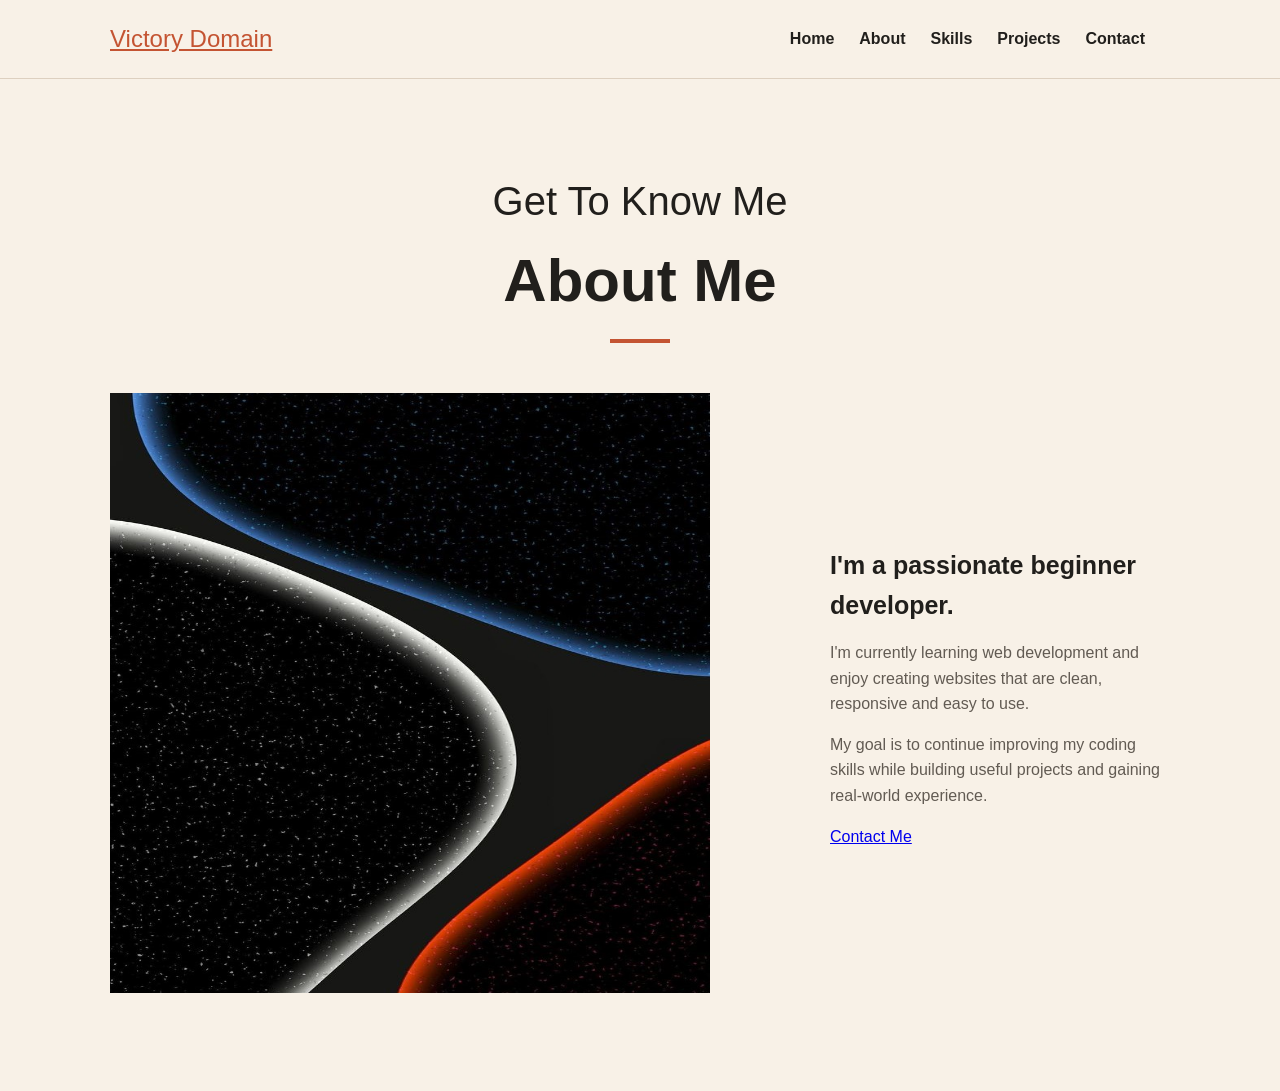
<file: about.html>
<!DOCTYPE html>
<html lang="en">
<head>
    <meta charset="UTF-8">
    <meta name="viewport" content="width=device-width, initial-scale=1.0">
    <title>Victory Domain</title>
    <link rel="stylesheet" href="style.css">
</head>
<body>
    <header class="header">
        <nav class="navbar container">

            <a href="index.html" class="logo">Victory Domain</a>

            <ul class="nav-links" id="nav-links">
                <li><a href="index.html">Home</a></li>
                <li><a href="about.html">About</a></li>
                <li><a href="skills.html">Skills</a></li>
                <li><a href="project.html">Projects</a></li>
                <li><a href="contact.html">Contact</a></li>
                <li>
                </li>
            </ul>

        </nav>
    </header>
    <main>
        <section id="about" class="section">
            <div class="container">

                <div class="section-title">
                    <p>Get To Know Me</p>
                    <h2>About Me</h2>
                </div>

                <div class="about-content">

                    <div class="about-image">
                        <div class="about-placeholder">
                             <div class="box"><img class="img-fluid" src="img8.jpg" alt="Photo"></div>
                        </div>
                    </div>

                    <div class="about-text">
                        <h3>I'm a passionate beginner developer.</h3>

                        <p>
                            I'm currently learning web development and
                            enjoy creating websites that are clean,
                            responsive and easy to use.
                        </p>

                        <p>
                            My goal is to continue improving my coding
                            skills while building useful projects and
                            gaining real-world experience.
                        </p>

                        <a href="contact.html" class="btn primary-btn">
                            Contact Me
                        </a>
                    </div>

                </div>

            </div>
        </section>
    </main>
</body>
</file>
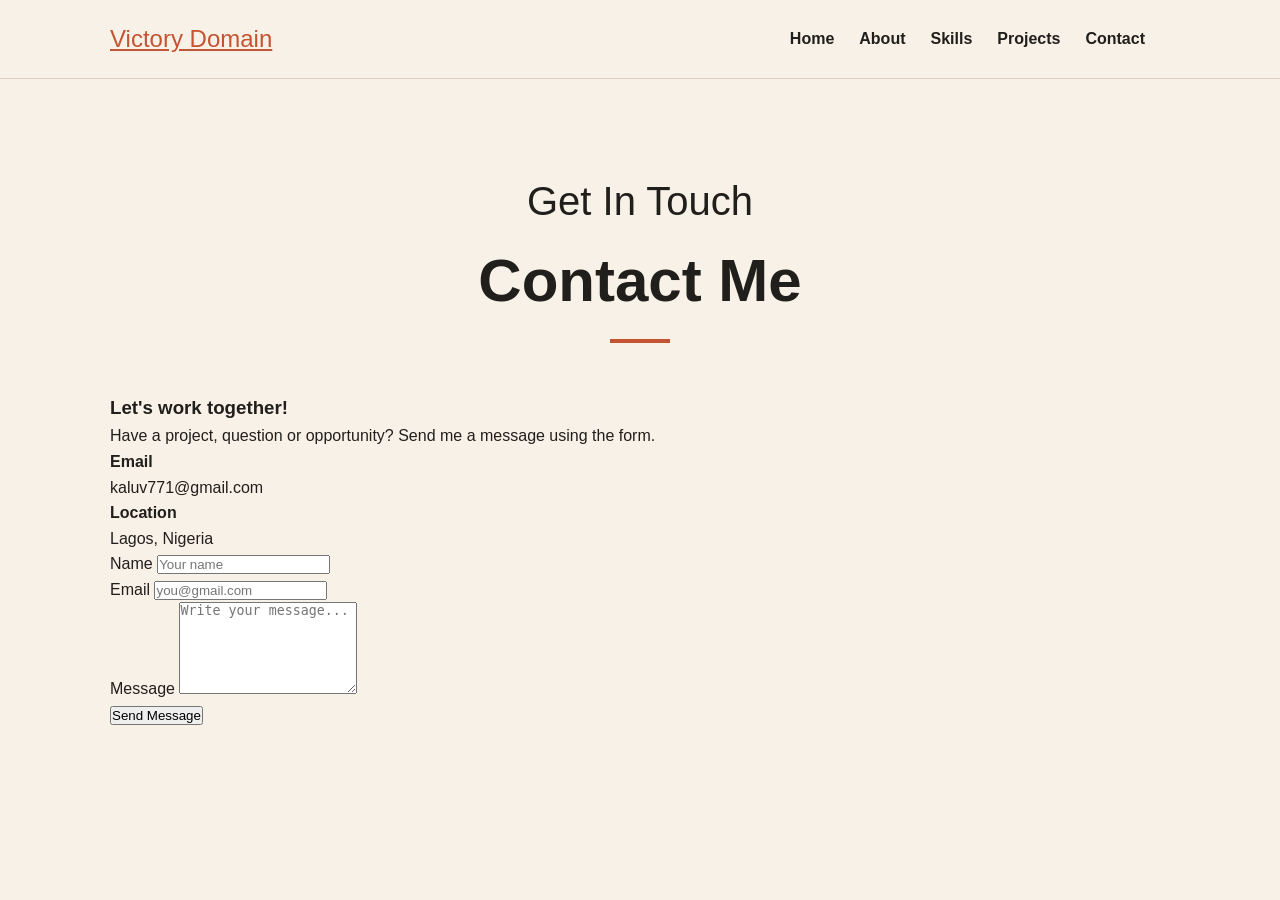
<file: contact.html>
<!DOCTYPE html>
<html lang="en">
<head>
    <meta charset="UTF-8">
    <meta name="viewport" content="width=device-width, initial-scale=1.0">
    <title>Victory Domain</title>
    <link rel="stylesheet" href="style.css">
</head>
<body>
    <header class="header">
        <nav class="navbar container">

            <a href="index.html" class="logo">Victory Domain</a>

            <ul class="nav-links" id="nav-links">
                <li><a href="index.html">Home</a></li>
                <li><a href="about.html">About</a></li>
                <li><a href="skills.html">Skills</a></li>
                <li><a href="project.html">Projects</a></li>
                <li><a href="contact.html">Contact</a></li>
                <li>
                </li>
            </ul>

        </nav>
    </header>
    <main>
        <section id="contact" class="section">
            <div class="container">

                <div class="section-title">
                    <p>Get In Touch</p>
                    <h2>Contact Me</h2>
                </div>

                <div class="contact-content">

                    <div class="contact-info">

                        <h3>Let's work together!</h3>

                        <p>
                            Have a project, question or opportunity?
                            Send me a message using the form.
                        </p>

                        <div class="contact-item">
                            <strong>Email</strong>
                            <p>kaluv771@gmail.com</p>
                        </div>

                        <div class="contact-item">
                            <strong>Location</strong>
                            <p>Lagos, Nigeria</p>
                        </div>

                    </div>


                    <form class="contact-form" id="contact-form">

                        <div class="form-group">
                            <label for="name">Name</label>

                            <input
                                type="text"
                                id="name"
                                name="name"
                                placeholder="Your name"
                                required
                            >
                        </div>


                        <div class="form-group">
                            <label for="email">Email</label>

                            <input
                                type="email"
                                id="email"
                                name="email"
                                placeholder="you@gmail.com"
                                required
                            >
                        </div>


                        <div class="form-group">
                            <label for="message">Message</label>

                            <textarea
                                id="message"
                                name="message"
                                rows="6"
                                placeholder="Write your message..."
                                required
                            ></textarea>
                        </div>


                        <button type="submit" class="btn primary-btn">
                            Send Message
                        </button>

                        <p id="form-message"></p>

                    </form>

                </div>

            </div>
        </section>

    </main>
</body>
</file>
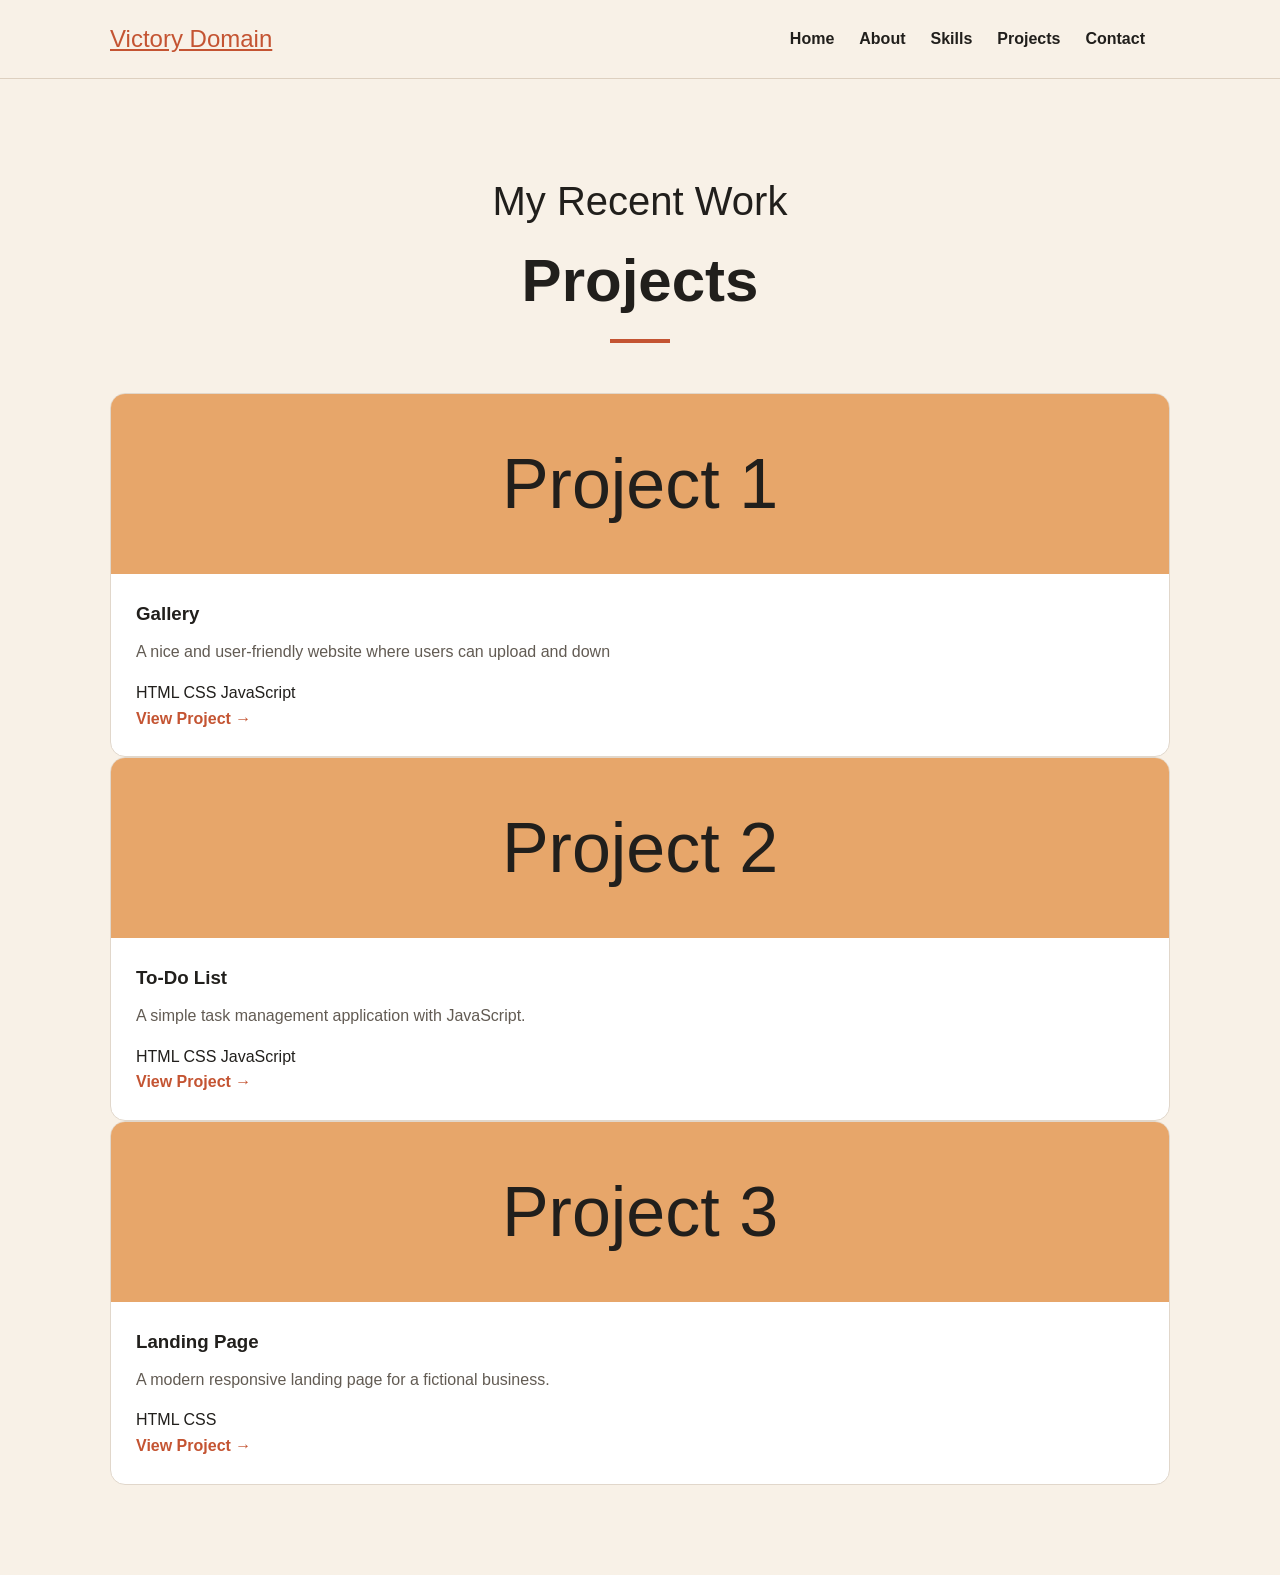
<file: project.html>
<!DOCTYPE html>
<html lang="en">
<head>
    <meta charset="UTF-8">
    <meta name="viewport" content="width=device-width, initial-scale=1.0">
    <title>Victory Domain</title>
    <link rel="stylesheet" href="style.css">
</head>
<body>
    <header class="header">
        <nav class="navbar container">

            <a href="index.html" class="logo">Victory Domain</a>

            <ul class="nav-links" id="nav-links">
                <li><a href="index.html">Home</a></li>
                <li><a href="about.html">About</a></li>
                <li><a href="skills.html">Skills</a></li>
                <li><a href="project.html">Projects</a></li>
                <li><a href="contact.html">Contact</a></li>
                <li>
                </li>
            </ul>

        </nav>
    </header>
    
        <!-- ================= PROJECTS ================= -->
        <section id="projects" class="section">
            <div class="container">

                <div class="section-title">
                    <p>My Recent Work</p>
                    <h2>Projects</h2>
                </div>

                <div class="projects-grid">

                    <!-- Project 1 -->
                    <article class="project-card">

                        <div class="project-image">
                            Project 1
                        </div>

                        <div class="project-content">
                            <h3>Gallery</h3>

                            <p>
                                A nice and user-friendly website where users can upload and down
                            </p>

                            <div class="project-tags">
                                <span>HTML</span>
                                <span>CSS</span>
                                <span>JavaScript</span>
                            </div>

                            <a href="#" class="project-link">
                                View Project →
                            </a>
                        </div>

                    </article>


                    <!-- Project 2 -->
                    <article class="project-card">

                        <div class="project-image">
                            Project 2
                        </div>

                        <div class="project-content">
                            <h3>To-Do List</h3>

                            <p>
                                A simple task management application
                                with JavaScript.
                            </p>

                            <div class="project-tags">
                                <span>HTML</span>
                                <span>CSS</span>
                                <span>JavaScript</span>
                            </div>

                            <a href="#" class="project-link">
                                View Project →
                            </a>
                        </div>

                    </article>


                    <!-- Project 3 -->
                    <article class="project-card">

                        <div class="project-image">
                            Project 3
                        </div>

                        <div class="project-content">
                            <h3>Landing Page</h3>

                            <p>
                                A modern responsive landing page for
                                a fictional business.
                            </p>

                            <div class="project-tags">
                                <span>HTML</span>
                                <span>CSS</span>
                            </div>

                            <a href="#" class="project-link">
                                View Project →
                            </a>
                        </div>

                    </article>

                </div>

            </div>
        </section>
</file>
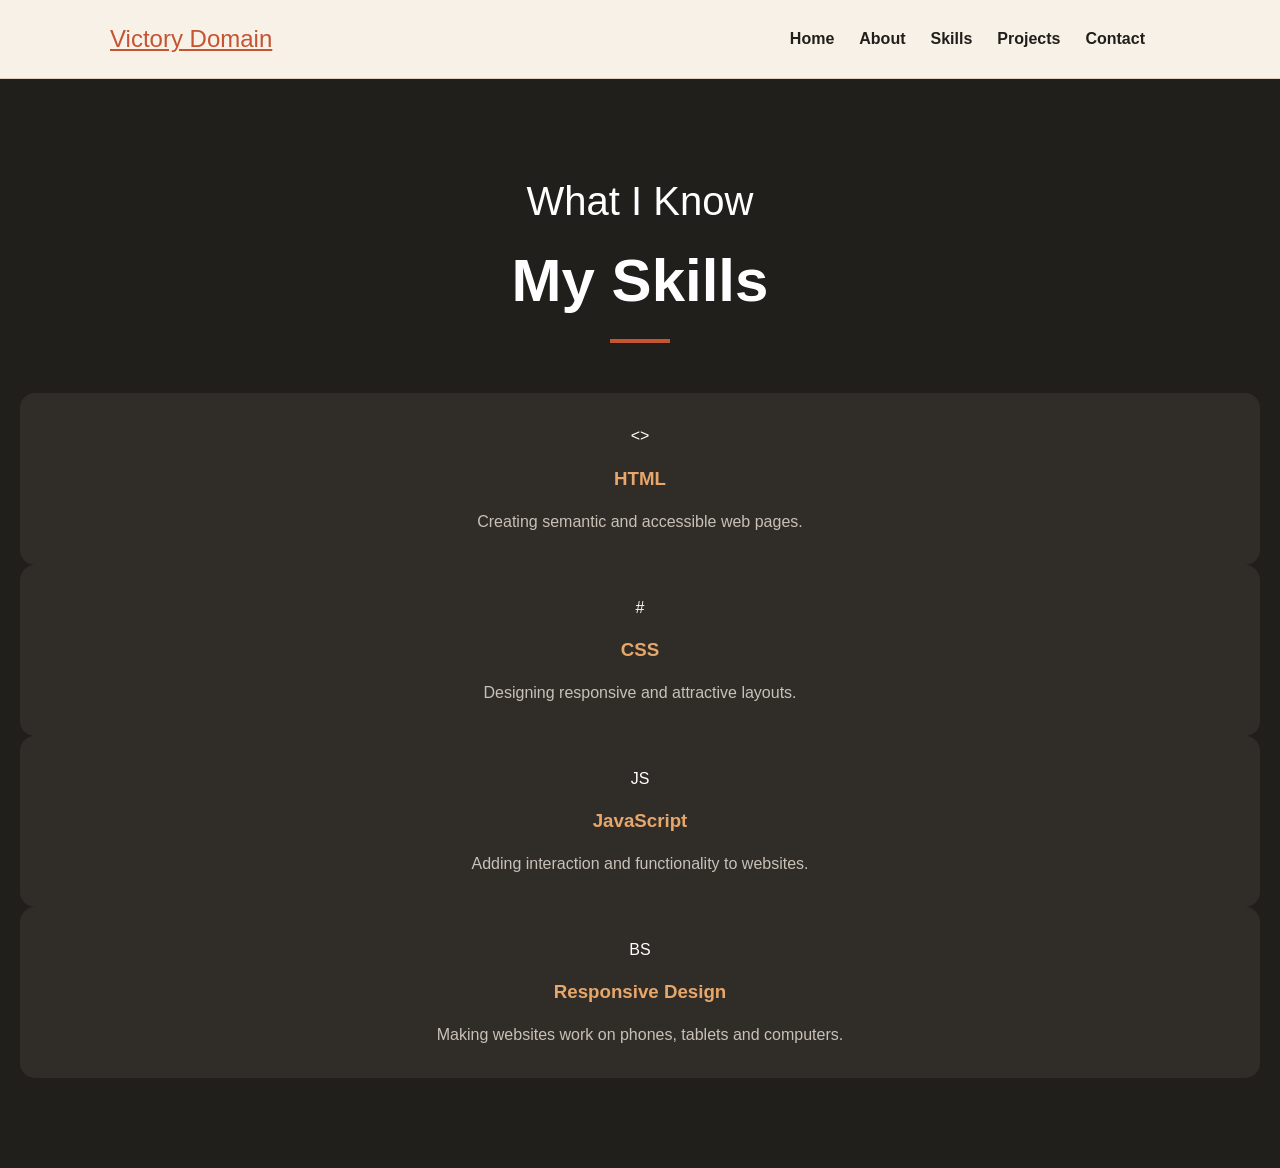
<file: skills.html>
<!DOCTYPE html>
<html lang="en">
<head>
    <meta charset="UTF-8">
    <meta name="viewport" content="width=device-width, initial-scale=1.0">
    <title>Victory Domain</title>
    <link rel="stylesheet" href="style.css">
</head>
<body>
    <header class="header">
        <nav class="navbar container">

            <a href="index.html" class="logo">Victory Domain</a>

            <ul class="nav-links" id="nav-links">
                <li><a href="index.html">Home</a></li>
                <li><a href="about.html">About</a></li>
                <li><a href="skills.html">Skills</a></li>
                <li><a href="project.html">Projects</a></li>
                <li><a href="contact.html">Contact</a></li>
                <li>
                </li>
            </ul>

        </nav>
    </header>
    <main>
        <section id="skills" class="section skills-section">
            <div class="container">

                <div class="section-title">
                    <p>What I Know</p>
                    <h2>My Skills</h2>
                </div>

                <div class="skills-grid">

                    <div class="skill-card">
                        <div class="skill-icon"><></div>
                        <h3>HTML</h3>
                        <p>
                            Creating semantic and accessible web pages.
                        </p>
                    </div>

                    <div class="skill-card">
                        <div class="skill-icon">#</div>
                        <h3>CSS</h3>
                        <p>
                            Designing responsive and attractive layouts.
                        </p>
                    </div>

                    <div class="skill-card">
                        <div class="skill-icon">JS</div>
                        <h3>JavaScript</h3>
                        <p>
                            Adding interaction and functionality to websites.
                        </p>
                    </div>

                    <div class="skill-card">
                        <div class="skill-icon">BS</div>
                        <h3>Responsive Design</h3>
                        <p>
                            Making websites work on phones, tablets and
                            computers.
                        </p>
                    </div>

                </div>

            </div>
        </section>
    </main>
</body>
</file>
<file: style.css>
/* =========================
   BASIC RESET
========================= */

* {
    margin: 0;
    padding: 0;
    box-sizing: border-box;
}

html {
    scroll-behavior: smooth;
}

body {
    font-family: Arial, sans-serif;
    background-color: #f8f1e7;
    color: #211f1c;
    line-height: 1.6;
}


/* =========================
   NAVIGATION
========================= */

header {
    background-color: #f8f1e7;
    border-bottom: 1px solid #ddd0c0;
}

.navbar {
    max-width: 1100px;
    margin: auto;

    padding: 20px;

    display: flex;
    justify-content: space-between;
    align-items: center;
}

.logo {
    color: #c45432;
    font-size: 24px;
}

.nav-links {
    list-style: none;

    display: flex;
    gap: 25px;
}

.nav-links a {
    text-decoration: none;
    color: #211f1c;
    font-weight: bold;

    transition: 0.3s;
}

.nav-links a:hover {
    color: #c45432;
}


/* =========================
   HERO
========================= */

.hero {
    max-width: 1100px;
    min-height: 80vh;

    margin: auto;
    padding: 80px 20px;

    display: flex;
    justify-content: space-between;
    align-items: center;

    gap: 50px;
}

.hero-text {
    max-width: 600px;
}

.small-text {
    color: #c45432;
    font-weight: bold;
    letter-spacing: 3px;
    margin-bottom: 10px;
}

.hero h1 {
    font-size: 70px;
    line-height: 1;

    color: #211f1c;
}

.hero h2 {
    color: #9b462c;
    margin: 15px 0;
}

.hero p {
    color: #625b53;
    font-size: 18px;
    margin-bottom: 25px;
}


/* =========================
   BUTTON
========================= */

.button {
    display: inline-block;

    background-color: #c45432;
    color: white;

    padding: 13px 25px;

    border-radius: 8px;

    text-decoration: none;
    font-weight: bold;

    transition: 0.3s;
}

.button:hover {
    background-color: #9b3f26;
    transform: translateY(-3px);
}


/* =========================
   HERO CIRCLE
========================= */

.hero-image {
    display: flex;
    justify-content: center;
    align-items: center;
}

.circle {
    width: 300px;
    height: 300px;

    border-radius: 50%;

    background-color: #e7a66a;

    display: flex;
    justify-content: center;
    align-items: center;

    font-size: 100px;

    border: 10px solid #211f1c;
}


/* =========================
   GENERAL SECTIONS
========================= */

.section {
    max-width: 1100px;
    margin: auto;

    padding: 90px 20px;
}

.section-title {
    text-align: center;

    font-size: 40px;

    margin-bottom: 50px;

    color: #211f1c;
}

.section-title::after {
    content: "";

    display: block;

    width: 60px;
    height: 4px;

    background-color: #c45432;

    margin: 10px auto;
}


/* =========================
   ABOUT
========================= */

.about-content {
    display: grid;

    grid-template-columns: 2fr 1fr;

    gap: 40px;

    align-items: center;
}

.about-content h3 {
    font-size: 25px;

    margin-bottom: 15px;
}

.about-content p {
    color: #625b53;

    margin-bottom: 15px;
}

.about-card {
    background-color: #211f1c;
    color: white;

    padding: 35px;

    border-radius: 15px;

    box-shadow: 10px 10px 0 #c45432;
}

.about-card h3 {
    color: #e7a66a;
}


/* =========================
   SKILLS
========================= */

.skills-section {
    max-width: none;

    background-color: #211f1c;

    color: white;
}

.skills-section .section-title {
    color: white;
}

.skills {
    max-width: 1100px;

    margin: auto;

    display: grid;

    grid-template-columns: repeat(3, 1fr);

    gap: 25px;
}

.skill-card {
    background-color: #302d29;

    padding: 30px;

    border-radius: 15px;

    text-align: center;

    transition: 0.3s;
}

.skill-card:hover {
    transform: translateY(-8px);
    background-color: #3b3631;
}

.skill-card span {
    font-size: 40px;
}

.skill-card h3 {
    margin: 15px 0;

    color: #e7a66a;
}

.skill-card p {
    color: #c9c0b7;
}


/* =========================
   PROJECTS
========================= */

.projects {
    display: grid;

    grid-template-columns: repeat(3, 1fr);

    gap: 25px;
}

.project-card {
    background-color: white;

    border-radius: 15px;

    overflow: hidden;

    border: 1px solid #e1d7cb;

    transition: 0.3s;
}

.project-card:hover {
    transform: translateY(-8px);

    box-shadow: 0 15px 30px rgba(33, 31, 28, 0.12);
}

.project-image {
    height: 180px;

    background-color: #e7a66a;

    display: flex;
    justify-content: center;
    align-items: center;

    font-size: 70px;
}

.project-content {
    padding: 25px;
}

.project-content h3 {
    margin-bottom: 10px;
}

.project-content p {
    color: #625b53;

    margin-bottom: 15px;
}

.project-link {
    color: #c45432;

    text-decoration: none;

    font-weight: bold;
}

.project-link:hover {
    color: #9b3f26;
}


/* =========================
   CONTACT
========================= */

.contact {
    text-align: center;

    background-color: #ead7c3;

    max-width: none;
}

.contact p {
    color: #625b53;

    margin-bottom: 25px;
}


/* =========================
   FOOTER
========================= */

footer {
    background-color: #211f1c;

    color: #c9c0b7;

    text-align: center;

    padding: 25px;
}


/* =========================
   MOBILE DESIGN
========================= */

@media (max-width: 768px) {

    .navbar {
        flex-direction: column;

        gap: 15px;
    }

    .nav-links {
        gap: 12px;

        flex-wrap: wrap;

        justify-content: center;
    }

    .hero {
        flex-direction: column;

        text-align: center;

        padding-top: 60px;
    }

    .hero h1 {
        font-size: 50px;
    }

    .circle {
        width: 220px;
        height: 220px;

        font-size: 70px;
    }

    .about-content {
        grid-template-columns: 1fr;
    }

    .skills {
        grid-template-columns: 1fr;
    }

    .projects {
        grid-template-columns: 1fr;
    }

    .section-title {
        font-size: 32px;
    }
}
.img-fluid{
    width: 600px;
    height:600px;
    align-content:flex-start;
}
</file>
